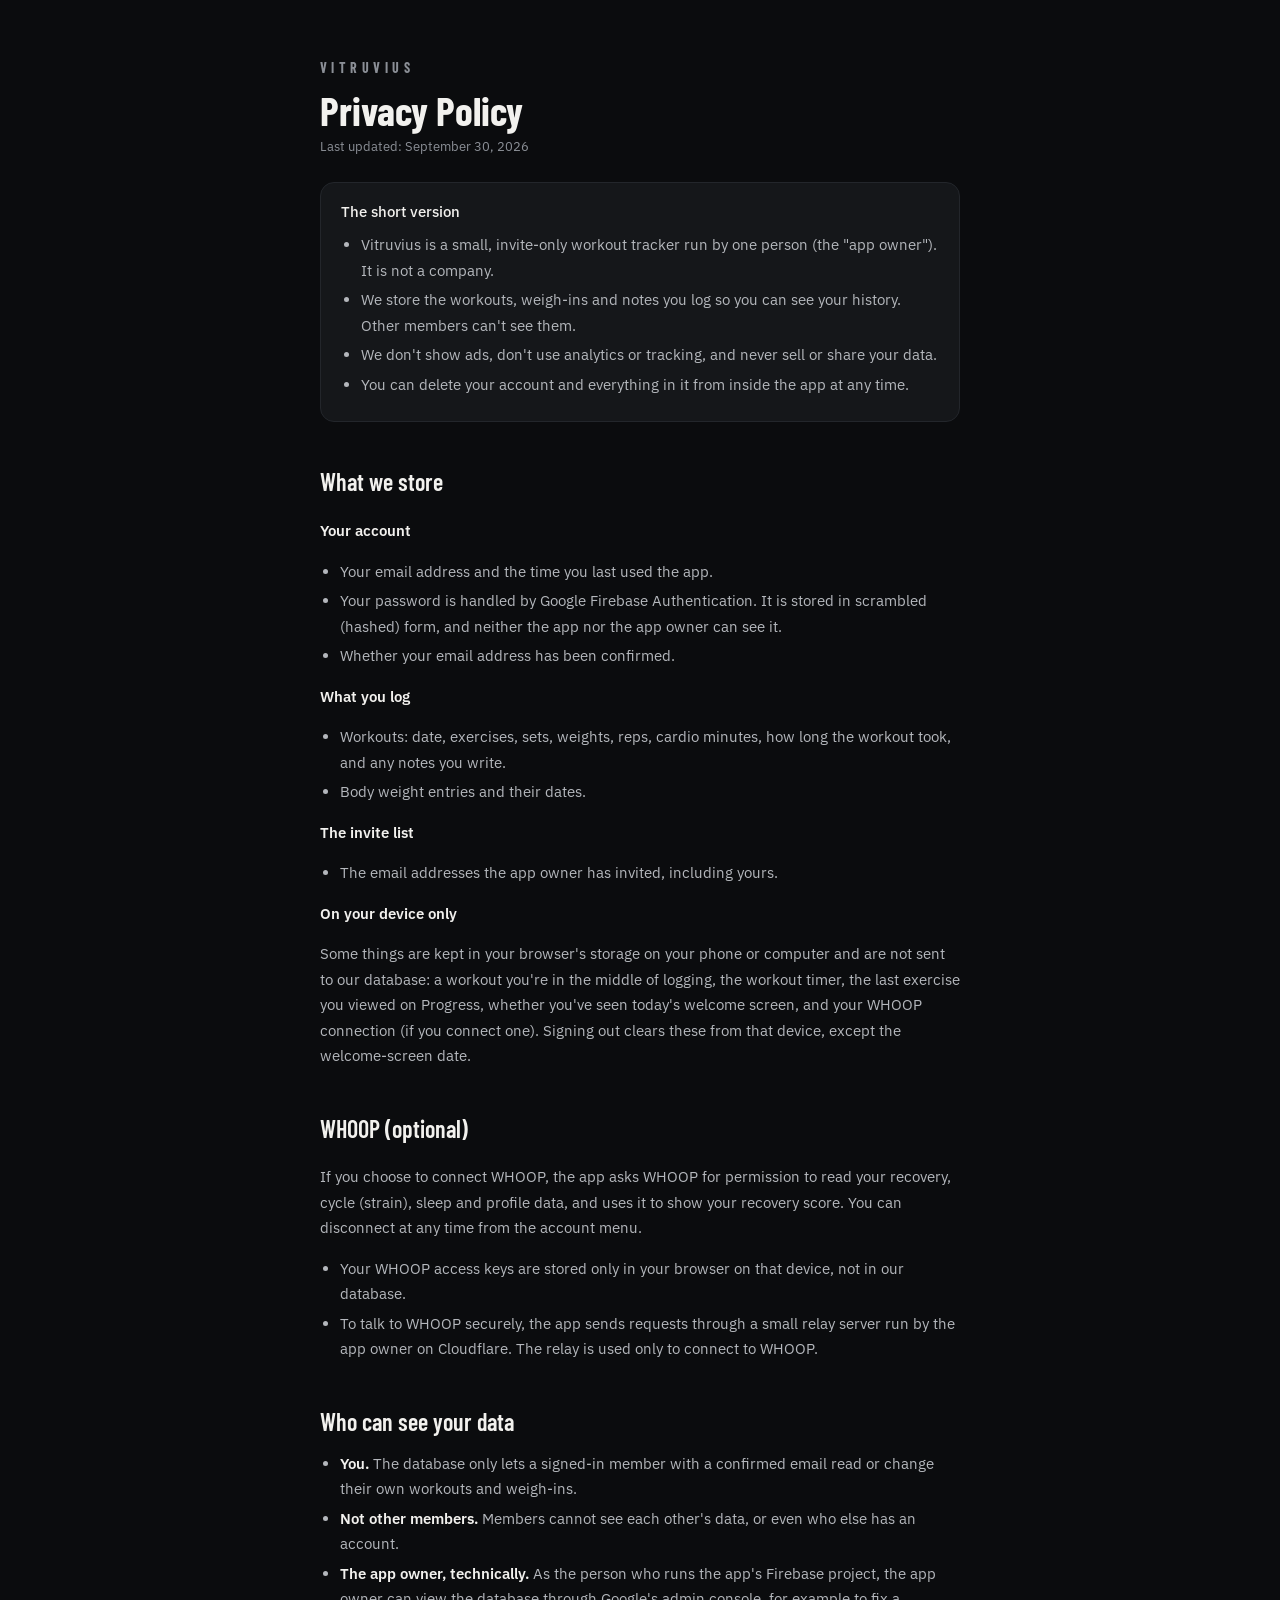
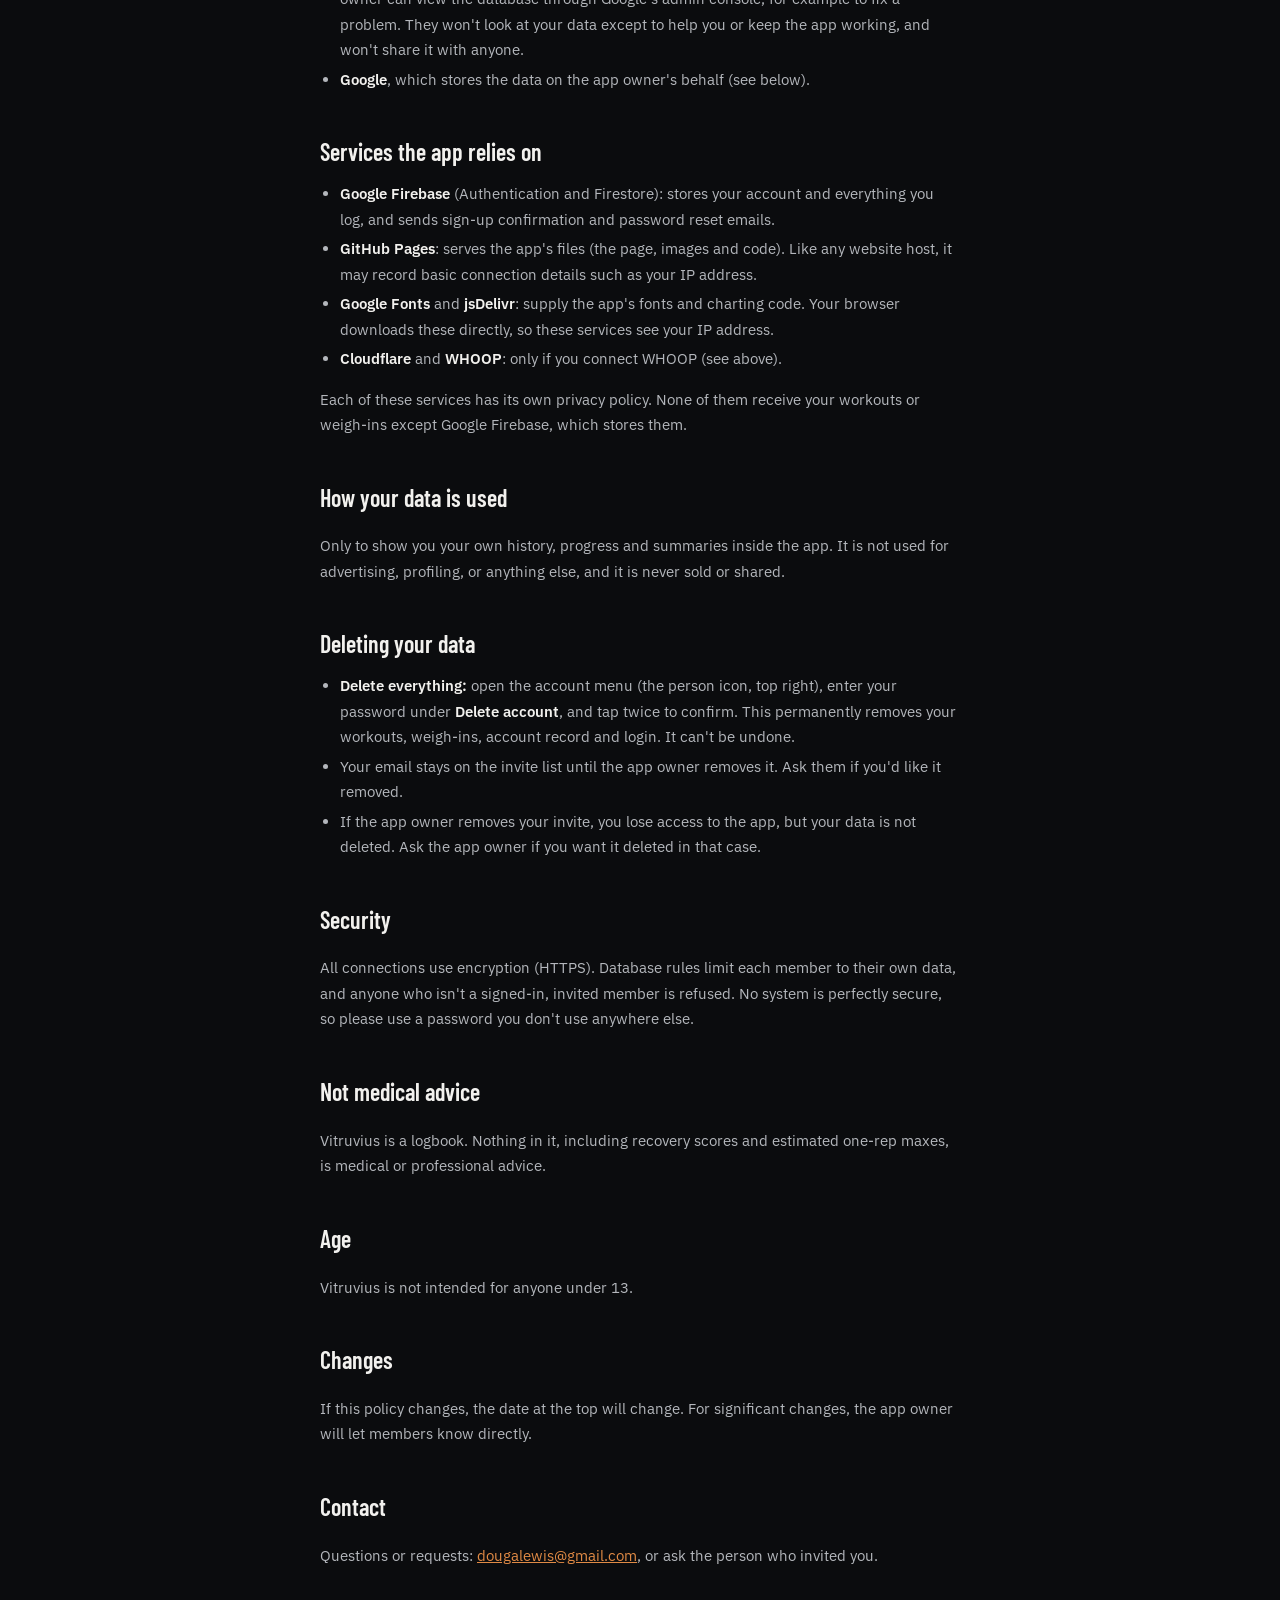
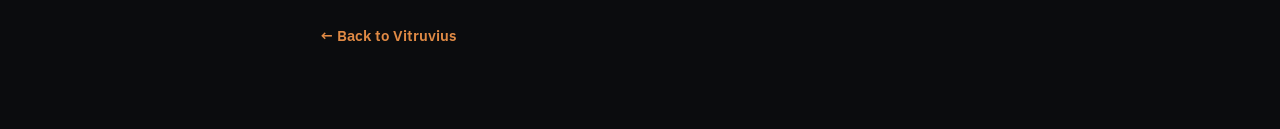
<file: privacy.html>
<!DOCTYPE html>
<html lang="en">
<head>
  <meta charset="UTF-8">
  <meta name="viewport" content="width=device-width, initial-scale=1.0">
  <title>Privacy Policy — Vitruvius</title>
  <link rel="icon" href="favicon.ico?v=3" sizes="any">
  <link rel="preconnect" href="https://fonts.googleapis.com">
  <link href="https://fonts.googleapis.com/css2?family=Barlow+Condensed:wght@600;700&family=IBM+Plex+Sans:wght@400;500;600&display=swap" rel="stylesheet">
  <style>
    :root {
      --bg: #0B0C0E; --card: #15171A; --border: #23262B;
      --text: #F2F1EE; --text-2: #B4B7BC; --muted: #8B8F96; --accent: #E08A45;
    }
    * { box-sizing: border-box; }
    body {
      margin: 0; background: var(--bg); color: var(--text-2);
      font-family: 'IBM Plex Sans', system-ui, sans-serif; font-size: 15px; line-height: 1.7;
      -webkit-font-smoothing: antialiased;
    }
    main { max-width: 680px; margin: 0 auto; padding: 56px 20px 80px; }
    .mark {
      font-family: 'Barlow Condensed', sans-serif; font-weight: 700; font-size: 14px;
      letter-spacing: 0.32em; text-transform: uppercase; color: var(--muted);
    }
    h1 { font-family: 'Barlow Condensed', sans-serif; font-size: 40px; font-weight: 700; color: var(--text); margin: 8px 0 4px; line-height: 1.1; }
    h2 { font-family: 'Barlow Condensed', sans-serif; font-size: 24px; font-weight: 600; color: var(--text); margin: 40px 0 8px; }
    .updated { color: var(--muted); font-size: 13px; margin: 0 0 24px; }
    .summary { background: var(--card); border: 1px solid var(--border); border-radius: 14px; padding: 16px 20px; }
    .summary p { margin: 0 0 8px; color: var(--text); font-weight: 500; }
    ul { padding-left: 20px; margin: 8px 0; }
    li { margin: 4px 0; }
    strong { color: var(--text); font-weight: 600; }
    a { color: var(--accent); }
    .back { display: inline-block; margin-top: 40px; font-weight: 600; text-decoration: none; }
  </style>
</head>
<body>
<main>
  <div class="mark">Vitruvius</div>
  <h1>Privacy Policy</h1>
  <p class="updated">Last updated: September 30, 2026</p>

  <div class="summary">
    <p>The short version</p>
    <ul>
      <li>Vitruvius is a small, invite-only workout tracker run by one person (the "app owner"). It is not a company.</li>
      <li>We store the workouts, weigh-ins and notes you log so you can see your history. Other members can't see them.</li>
      <li>We don't show ads, don't use analytics or tracking, and never sell or share your data.</li>
      <li>You can delete your account and everything in it from inside the app at any time.</li>
    </ul>
  </div>

  <h2>What we store</h2>
  <p><strong>Your account</strong></p>
  <ul>
    <li>Your email address and the time you last used the app.</li>
    <li>Your password is handled by Google Firebase Authentication. It is stored in scrambled (hashed) form, and neither the app nor the app owner can see it.</li>
    <li>Whether your email address has been confirmed.</li>
  </ul>
  <p><strong>What you log</strong></p>
  <ul>
    <li>Workouts: date, exercises, sets, weights, reps, cardio minutes, how long the workout took, and any notes you write.</li>
    <li>Body weight entries and their dates.</li>
  </ul>
  <p><strong>The invite list</strong></p>
  <ul>
    <li>The email addresses the app owner has invited, including yours.</li>
  </ul>
  <p><strong>On your device only</strong></p>
  <p>Some things are kept in your browser's storage on your phone or computer and are not sent to our database: a workout you're in the middle of logging, the workout timer, the last exercise you viewed on Progress, whether you've seen today's welcome screen, and your WHOOP connection (if you connect one). Signing out clears these from that device, except the welcome-screen date.</p>

  <h2>WHOOP (optional)</h2>
  <p>If you choose to connect WHOOP, the app asks WHOOP for permission to read your recovery, cycle (strain), sleep and profile data, and uses it to show your recovery score. You can disconnect at any time from the account menu.</p>
  <ul>
    <li>Your WHOOP access keys are stored only in your browser on that device, not in our database.</li>
    <li>To talk to WHOOP securely, the app sends requests through a small relay server run by the app owner on Cloudflare. The relay is used only to connect to WHOOP.</li>
  </ul>

  <h2>Who can see your data</h2>
  <ul>
    <li><strong>You.</strong> The database only lets a signed-in member with a confirmed email read or change their own workouts and weigh-ins.</li>
    <li><strong>Not other members.</strong> Members cannot see each other's data, or even who else has an account.</li>
    <li><strong>The app owner, technically.</strong> As the person who runs the app's Firebase project, the app owner can view the database through Google's admin console, for example to fix a problem. They won't look at your data except to help you or keep the app working, and won't share it with anyone.</li>
    <li><strong>Google</strong>, which stores the data on the app owner's behalf (see below).</li>
  </ul>

  <h2>Services the app relies on</h2>
  <ul>
    <li><strong>Google Firebase</strong> (Authentication and Firestore): stores your account and everything you log, and sends sign-up confirmation and password reset emails.</li>
    <li><strong>GitHub Pages</strong>: serves the app's files (the page, images and code). Like any website host, it may record basic connection details such as your IP address.</li>
    <li><strong>Google Fonts</strong> and <strong>jsDelivr</strong>: supply the app's fonts and charting code. Your browser downloads these directly, so these services see your IP address.</li>
    <li><strong>Cloudflare</strong> and <strong>WHOOP</strong>: only if you connect WHOOP (see above).</li>
  </ul>
  <p>Each of these services has its own privacy policy. None of them receive your workouts or weigh-ins except Google Firebase, which stores them.</p>

  <h2>How your data is used</h2>
  <p>Only to show you your own history, progress and summaries inside the app. It is not used for advertising, profiling, or anything else, and it is never sold or shared.</p>

  <h2>Deleting your data</h2>
  <ul>
    <li><strong>Delete everything:</strong> open the account menu (the person icon, top right), enter your password under <strong>Delete account</strong>, and tap twice to confirm. This permanently removes your workouts, weigh-ins, account record and login. It can't be undone.</li>
    <li>Your email stays on the invite list until the app owner removes it. Ask them if you'd like it removed.</li>
    <li>If the app owner removes your invite, you lose access to the app, but your data is not deleted. Ask the app owner if you want it deleted in that case.</li>
  </ul>

  <h2>Security</h2>
  <p>All connections use encryption (HTTPS). Database rules limit each member to their own data, and anyone who isn't a signed-in, invited member is refused. No system is perfectly secure, so please use a password you don't use anywhere else.</p>

  <h2>Not medical advice</h2>
  <p>Vitruvius is a logbook. Nothing in it, including recovery scores and estimated one-rep maxes, is medical or professional advice.</p>

  <h2>Age</h2>
  <p>Vitruvius is not intended for anyone under 13.</p>

  <h2>Changes</h2>
  <p>If this policy changes, the date at the top will change. For significant changes, the app owner will let members know directly.</p>

  <h2>Contact</h2>
  <p>Questions or requests: <a href="mailto:dougalewis@gmail.com">dougalewis@gmail.com</a>, or ask the person who invited you.</p>

  <a class="back" href="./">← Back to Vitruvius</a>
</main>
</body>
</html>
</file>
